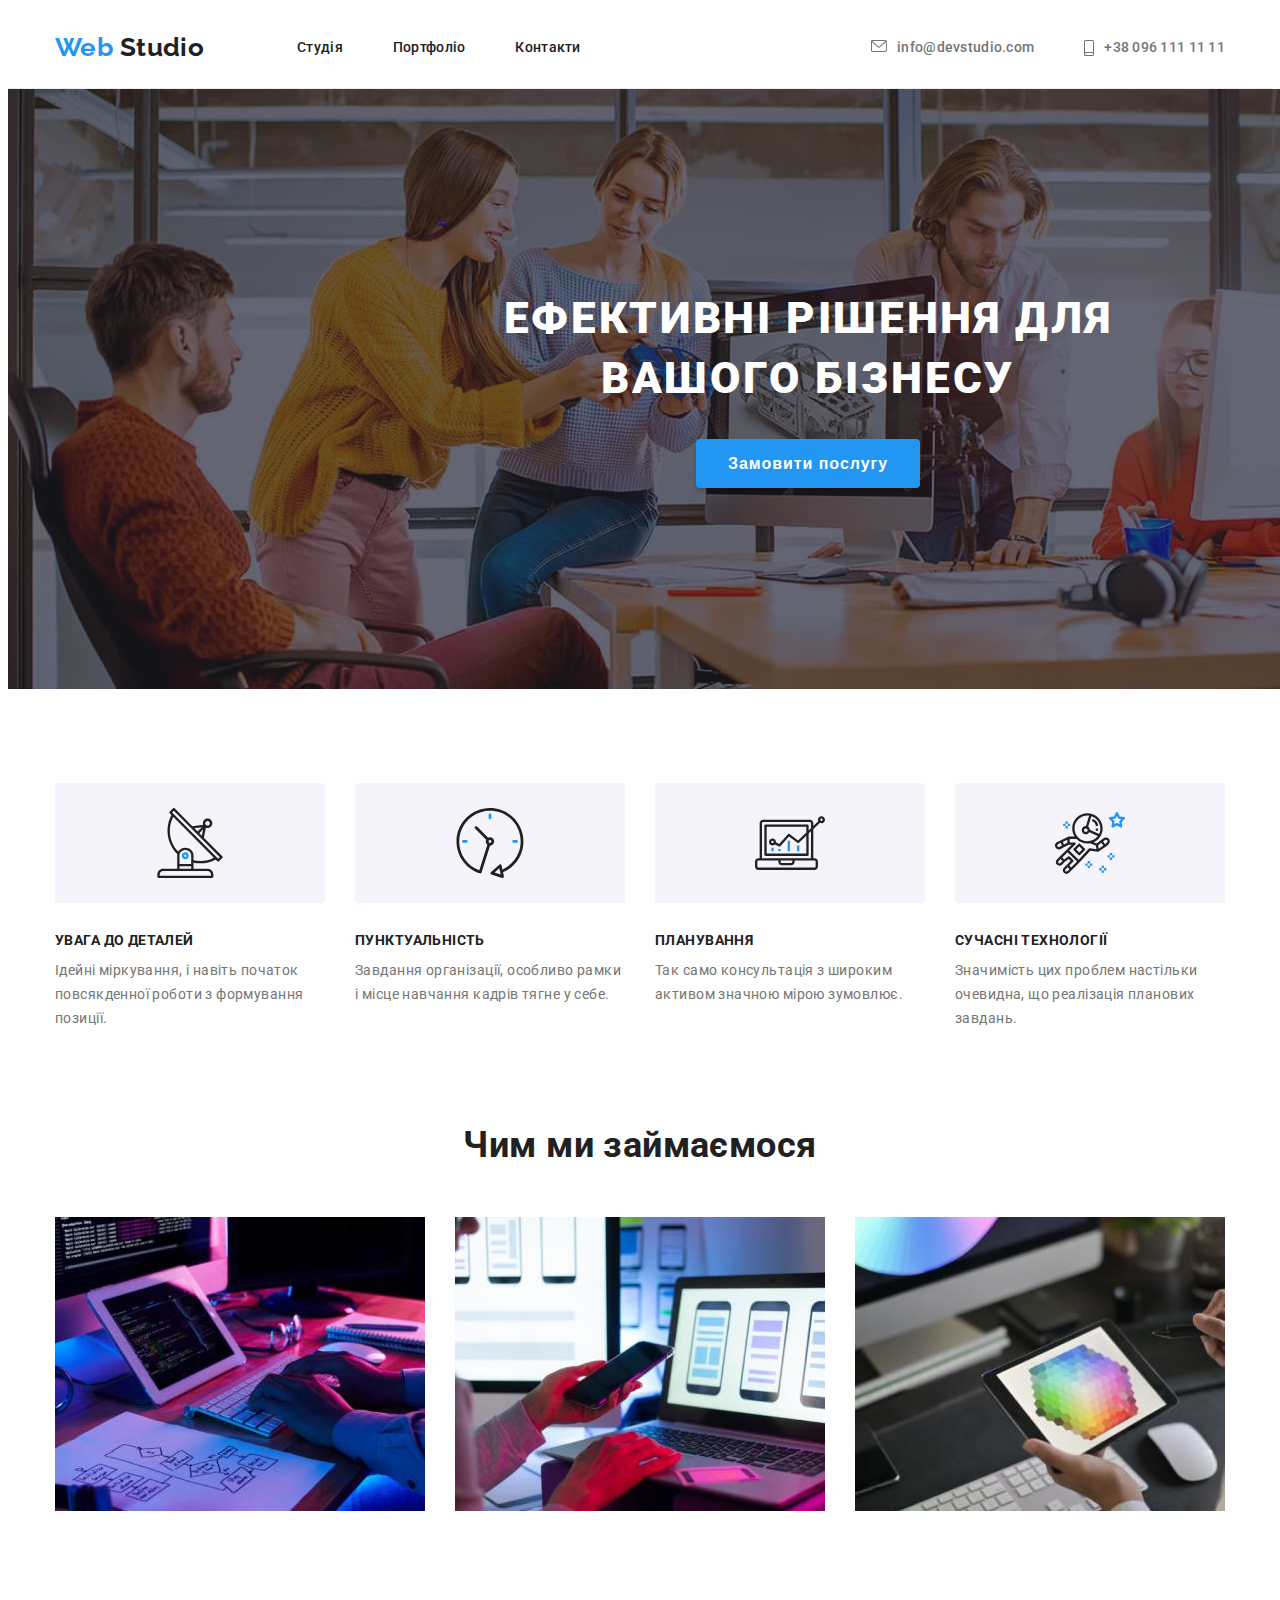
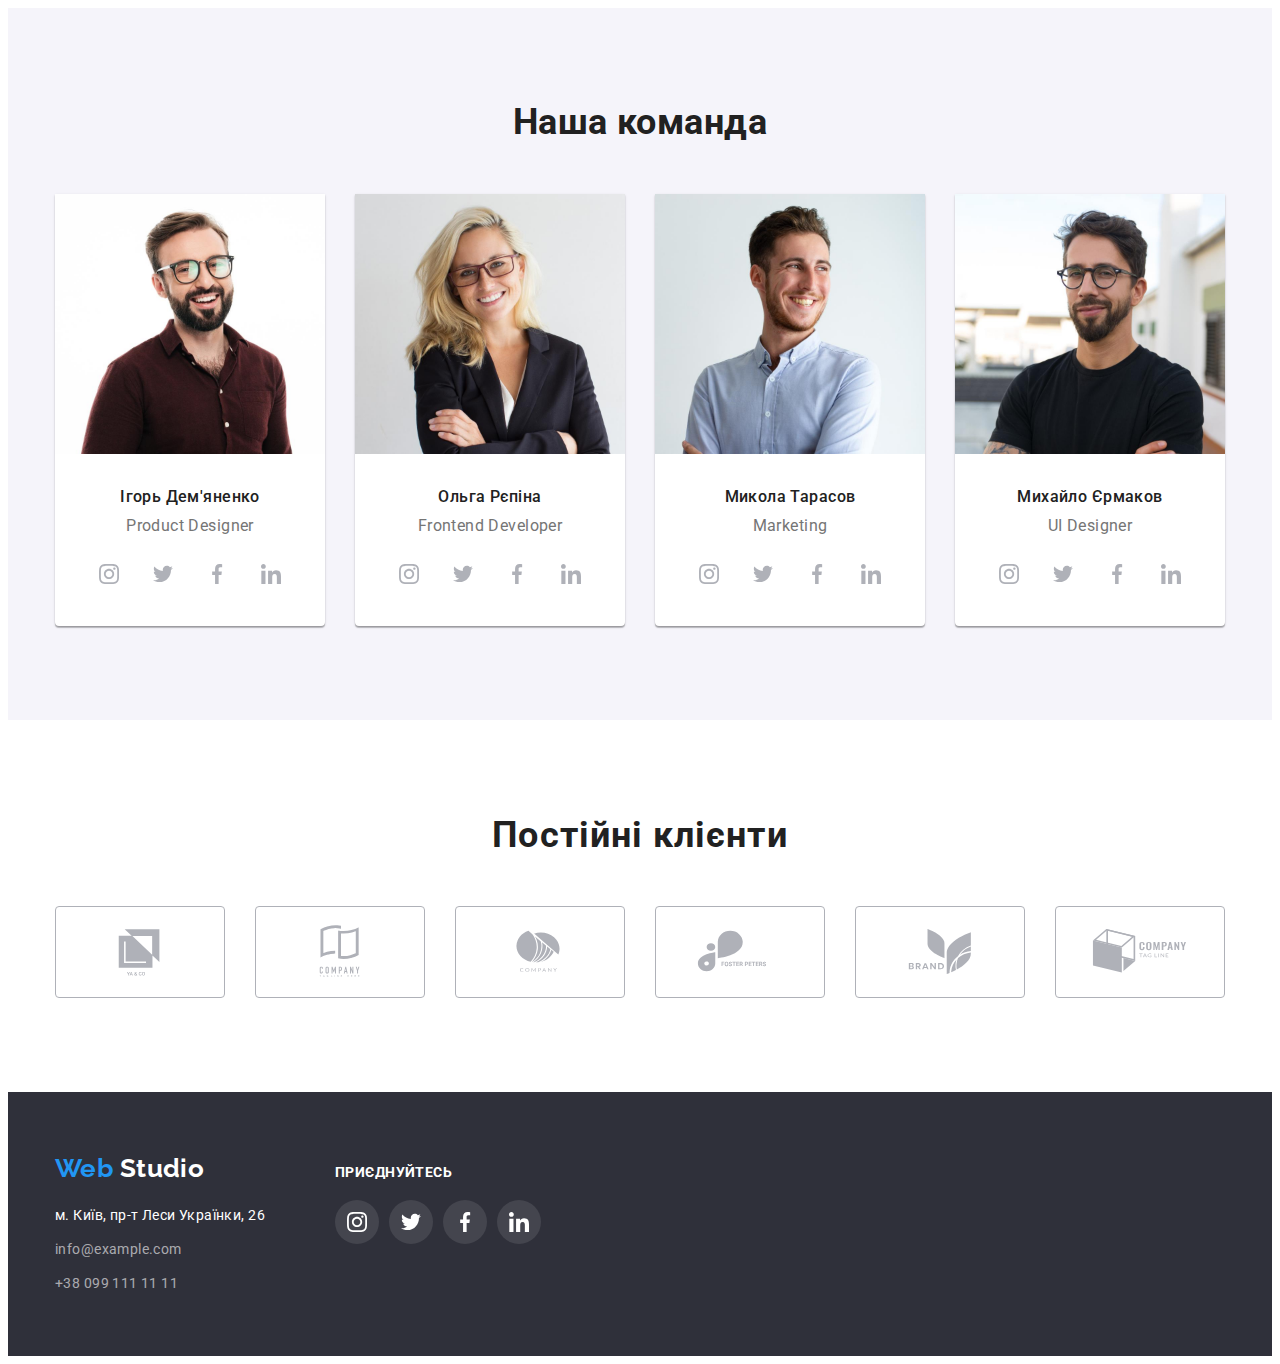
<file: index.html>
<!DOCTYPE html>
<html lang="uk">
  <head>
    <meta charset="UTF-8" />
    <meta http-equiv="X-UA-Compatible" content="IE=edge" />
    <meta name="viewport" content="width=device-width, initial-scale=1.0" />
    <title>WebStudio</title>
    <link rel="preconnect" href="https://fonts.googleapis.com" />
    <link rel="preconnect" href="https://fonts.gstatic.com" crossorigin />
    <link
      href="https://fonts.googleapis.com/css2?family=Raleway:wght@700&family=Roboto:wght@400;500;700;900&display=swap"
      rel="stylesheet"
    />
    <link
      rel="stylesheet"
      href="https://cdnjs.cloudflare.com/ajax/libs/modern-normalize/1.1.0/modern-normalize.min.css"
      integrity="sha512-wpPYUAdjBVSE4KJnH1VR1HeZfpl1ub8YT/NKx4PuQ5NmX2tKuGu6U/JRp5y+Y8XG2tV+wKQpNHVUX03MfMFn9Q=="
      crossorigin="anonymous"
      referrerpolicy="no-referrer"
    />
    <link rel="stylesheet" href="./styles/styles.css" />
  </head>
  <body>
    <header class="header">
      <div class="container container_nav">
        <nav class="header_nav">
          <a href="./index.html" class="header_logo link">
            <span class="header_logo_firstp">Web</span>
            Studio
          </a>
          <ul class="header_list list">
            <li class="header_item">
              <a href="./index.html" class="header_link link">Студія</a>
            </li>
            <li class="header_item">
              <a href="./portfolio.html" class="header_link link">Портфоліо</a>
            </li>
            <li class="header_item">
              <a href="#" class="header_link link">Контакти</a>
            </li>
          </ul>
        </nav>
        <ul class="header_contacts list">
          <li class="contacts_item">
            <a href="mailto:info@devstudio.com" class="contacts_link link">
              <svg class="contacts_icon envelope" width="10" height="16">
                <use href="./images/icons/symbol-defs.svg#icon-envelope"></use>
              </svg>
              info@devstudio.com</a
            >
          </li>
          <li class="contacts_item">
            <a href="tel:+380961111111" class="contacts_link link">
              <svg class="contacts_icon smartphone" width="16" height="12">
                <use href="./images/icons/symbol-defs.svg#icon-smartphone"></use>
              </svg>
              +38 096 111 11 11</a
            >
          </li>
        </ul>
      </div>
    </header>
    <main class="main">
      <section class="hero">
        <div class="container">
          <h1 class="hero_title">Ефективні рішення для вашого бізнесу</h1>
          <button type="button" class="hero_button">Замовити послугу</button>
        </div>
      </section>
      <section class="features section">
        <div class="container">
          <h2 class="hidden_title">Наші особливості</h2>
          <ul class="features_list list">
            <li class="features_item">
              <div class="features_icon_bloc">
                <svg class="features_icon" width="70" height="70">
                  <use href="./images/icons/symbol-defs.svg#icon-antenna"></use>
                </svg>
              </div>
              <h3 class="features_title icon_plate">Увага до деталей</h3>
              <p class="features_description">
                Ідейні міркування, і навіть початок повсякденної роботи з формування позиції.
              </p>
            </li>
            <li class="features_item">
              <div class="features_icon_bloc">
                <svg class="features_icon" width="70" height="70">
                  <use href="./images/icons/symbol-defs.svg#icon-clock"></use>
                </svg>
              </div>
              <h3 class="features_title icon_watch">Пунктуальність</h3>
              <p class="features_description">
                Завдання організації, особливо рамки і місце навчання кадрів тягне у себе.
              </p>
            </li>
            <li class="features_item">
              <div class="features_icon_bloc">
                <svg class="features_icon" width="70" height="70">
                  <use href="./images/icons/symbol-defs.svg#icon-diagram"></use>
                </svg>
              </div>
              <h3 class="features_title icon_laptop">Планування</h3>
              <p class="features_description">
                Так само консультація з широким активом значною мірою зумовлює.
              </p>
            </li>
            <li class="features_item">
              <div class="features_icon_bloc">
                <svg class="features_icon" width="70" height="70">
                  <use href="./images/icons/symbol-defs.svg#icon-astronaut"></use>
                </svg>
              </div>
              <h3 class="features_title icon_astronaut">Сучасні технології</h3>
              <p class="features_description">
                Значимість цих проблем настільки очевидна, що реалізація планових завдань.
              </p>
            </li>
          </ul>
        </div>
      </section>
      <section class="case section">
        <div class="container">
          <h2 class="case_title">Чим ми займаємося</h2>
          <ul class="case_list list">
            <li class="case_item">
              <img
                src="./images/workplace1.jpg"
                alt="Фронтенд розробка"
                class="case_img"
                width="370"
                height="294"
              />
            </li>
            <li class="case_item">
              <img
                src="./images/workplace2.jpg"
                alt="Розробка інтерфейса"
                class="case_img"
                width="370"
                height="294"
              />
            </li>
            <li class="case_item">
              <img
                src="./images/workplace3.jpg"
                alt="Палітра кольорів на планшеті"
                class="case_img"
                width="370"
                height="294"
              />
            </li>
          </ul>
        </div>
      </section>
      <section class="team section">
        <div class="container">
          <h2 class="team_first_title">Наша команда</h2>
          <ul class="team_list list">
            <li class="team_item">
              <img
                src="./images/igor_demianenko.jpg"
                alt="Ігорь Дем'яненко дизайнер продукта"
                class="team_photo"
                width="270"
                height="260"
              />
              <div class="team_text">
                <h3 class="team_title">Ігорь Дем'яненко</h3>
                <p class="team_position">Product Designer</p>
                <ul class="team_soc list">
                  <li class="team_soc_item">
                    <a href="#" class="team_soc_link">
                      <svg class="team_soc_icon" width="20" height="20">
                        <use href="./images/icons/symbol-defs.svg#icon-instagram"></use>
                      </svg>
                    </a>
                  </li>
                  <li class="team_soc_item">
                    <a href="#" class="team_soc_link">
                      <svg class="team_soc_icon" width="20" height="20">
                        <use href="./images/icons/symbol-defs.svg#icon-twitter"></use>
                      </svg>
                    </a>
                  </li>
                  <li class="team_soc_item">
                    <a href="#" class="team_soc_link">
                      <svg class="team_soc_icon" width="20" height="20">
                        <use href="./images/icons/symbol-defs.svg#icon-facebook"></use>
                      </svg>
                    </a>
                  </li>
                  <li class="team_soc_item">
                    <a href="#" class="team_soc_link">
                      <svg class="team_soc_icon" width="20" height="20">
                        <use href="./images/icons/symbol-defs.svg#icon-linkedin"></use>
                      </svg>
                    </a>
                  </li>
                </ul>
              </div>
            </li>
            <li class="team_item">
              <img
                src="./images/olga_repina.jpg"
                alt="Ольга Рєпіна фронтенд розробітник"
                class="team_photo"
                width="270"
                height="260"
              />
              <div class="team_text">
                <h3 class="team_title">Ольга Рєпіна</h3>
                <p class="team_position">Frontend Developer</p>
                <ul class="team_soc list">
                  <li class="team_soc_item">
                    <a href="#" class="team_soc_link">
                      <svg class="team_soc_icon" width="20" height="20">
                        <use href="./images/icons/symbol-defs.svg#icon-instagram"></use>
                      </svg>
                    </a>
                  </li>
                  <li class="team_soc_item">
                    <a href="#" class="team_soc_link">
                      <svg class="team_soc_icon" width="20" height="20">
                        <use href="./images/icons/symbol-defs.svg#icon-twitter"></use>
                      </svg>
                    </a>
                  </li>
                  <li class="team_soc_item">
                    <a href="#" class="team_soc_link">
                      <svg class="team_soc_icon" width="20" height="20">
                        <use href="./images/icons/symbol-defs.svg#icon-facebook"></use>
                      </svg>
                    </a>
                  </li>
                  <li class="team_soc_item">
                    <a href="#" class="team_soc_link">
                      <svg class="team_soc_icon" width="20" height="20">
                        <use href="./images/icons/symbol-defs.svg#icon-linkedin"></use>
                      </svg>
                    </a>
                  </li>
                </ul>
              </div>
            </li>
            <li class="team_item">
              <img
                src="./images/nikolay_tarasov.jpg"
                alt="Микола Тарасов маркетолог"
                class="team_photo"
                width="270"
                height="260"
              />
              <div class="team_text">
                <h3 class="team_title">Микола Тарасов</h3>
                <p class="team_position">Marketing</p>
                <ul class="team_soc list">
                  <li class="team_soc_item">
                    <a href="#" class="team_soc_link">
                      <svg class="team_soc_icon" width="20" height="20">
                        <use href="./images/icons/symbol-defs.svg#icon-instagram"></use>
                      </svg>
                    </a>
                  </li>
                  <li class="team_soc_item">
                    <a href="#" class="team_soc_link">
                      <svg class="team_soc_icon" width="20" height="20">
                        <use href="./images/icons/symbol-defs.svg#icon-twitter"></use>
                      </svg>
                    </a>
                  </li>
                  <li class="team_soc_item">
                    <a href="#" class="team_soc_link">
                      <svg class="team_soc_icon" width="20" height="20">
                        <use href="./images/icons/symbol-defs.svg#icon-facebook"></use>
                      </svg>
                    </a>
                  </li>
                  <li class="team_soc_item">
                    <a href="#" class="team_soc_link">
                      <svg class="team_soc_icon" width="20" height="20">
                        <use href="./images/icons/symbol-defs.svg#icon-linkedin"></use>
                      </svg>
                    </a>
                  </li>
                </ul>
              </div>
            </li>
            <li class="team_item">
              <img
                src="./images/mihail_ermakov.jpg"
                alt="Михайло Єрмаков дизайнер інтерфейса користувача"
                class="team_photo"
                width="270"
                height="260"
              />
              <div class="team_text">
                <h3 class="team_title">Михайло Єрмаков</h3>
                <p class="team_position">UI Designer</p>
                <ul class="team_soc list">
                  <li class="team_soc_item">
                    <a href="#" class="team_soc_link">
                      <svg class="team_soc_icon" width="20" height="20">
                        <use href="./images/icons/symbol-defs.svg#icon-instagram"></use>
                      </svg>
                    </a>
                  </li>
                  <li class="team_soc_item">
                    <a href="#" class="team_soc_link">
                      <svg class="team_soc_icon" width="20" height="20">
                        <use href="./images/icons/symbol-defs.svg#icon-twitter"></use>
                      </svg>
                    </a>
                  </li>
                  <li class="team_soc_item">
                    <a href="#" class="team_soc_link">
                      <svg class="team_soc_icon" width="20" height="20">
                        <use href="./images/icons/symbol-defs.svg#icon-facebook"></use>
                      </svg>
                    </a>
                  </li>
                  <li class="team_soc_item">
                    <a href="#" class="team_soc_link">
                      <svg class="team_soc_icon" width="20" height="20">
                        <use href="./images/icons/symbol-defs.svg#icon-linkedin"></use>
                      </svg>
                    </a>
                  </li>
                </ul>
              </div>
            </li>
          </ul>
        </div>
      </section>
      <section class="clients section">
        <div class="container">
          <h3 class="clients_title">Постійні клієнти</h3>
          <ul class="clients_list list">
            <li class="clients_item">
              <a href="#" class="clients_link link">
                <svg class="clients_icon" width="106" height="60">
                  <use href="./images/icons/symbol-defs.svg#icon-logo_1"></use>
                </svg>
              </a>
            </li>
            <li class="clients_item">
              <a href="#" class="clients_link link">
                <svg class="clients_icon" width="106" height="60">
                  <use href="./images/icons/symbol-defs.svg#icon-logo_2"></use>
                </svg>
              </a>
            </li>
            <li class="clients_item">
              <a href="#" class="clients_link link">
                <svg class="clients_icon" width="106" height="60">
                  <use href="./images/icons/symbol-defs.svg#icon-logo_3"></use>
                </svg>
              </a>
            </li>
            <li class="clients_item">
              <a href="#" class="clients_link link">
                <svg class="clients_icon" width="106" height="60">
                  <use href="./images/icons/symbol-defs.svg#icon-logo_4"></use>
                </svg>
              </a>
            </li>
            <li class="clients_item">
              <a href="#" class="clients_link link">
                <svg class="clients_icon" width="106" height="60">
                  <use href="./images/icons/symbol-defs.svg#icon-logo_5"></use>
                </svg>
              </a>
            </li>
            <li class="clients_item">
              <a href="#" class="clients_link link">
                <svg class="clients_icon" width="106" height="60">
                  <use href="./images/icons/symbol-defs.svg#icon-logo_6"></use>
                </svg>
              </a>
            </li>
          </ul>
        </div>
      </section>
    </main>
    <footer class="footer">
      <div class="container container_footer">
        <div class="address_section">
          <a href="./index.html" class="footer_logo link">
            <span class="footer_logo_firstp">Web</span>
            Studio
          </a>
          <address class="address">
            <ul class="address_list list">
              <li class="address_item">
                <a
                  href="https://goo.gl/maps/CPtrU1FHBa2aNyZL9"
                  target="_blank"
                  rel="noopener noreferrer nofollow"
                  class="address_map link"
                  >м. Київ, пр-т Леси Українки, 26</a
                >
              </li>
              <li class="address_item">
                <a href="mailto:info@example.com" class="address_link link">info@example.com</a>
              </li>
              <li class="address_item">
                <a href="tel:+380991111111" class="address_link link">+38 099 111 11 11</a>
              </li>
            </ul>
          </address>
        </div>
        <div class="address_soc_link">
          <h4 class="footer_title_soc">приєднуйтесь</h4>
          <ul class="footer_list_soc list">
            <li class="footer_item">
              <a href="#" class="footer_soc_link link">
                <svg class="footer_soc_icon" width="20" height="20">
                  <use href="./images/icons/symbol-defs.svg#icon-instagram"></use>
                </svg>
              </a>
            </li>
            <li class="footer_item">
              <a href="#" class="footer_soc_link link">
                <svg class="footer_soc_icon" width="20" height="20">
                  <use href="./images/icons/symbol-defs.svg#icon-twitter"></use>
                </svg>
              </a>
            </li>
            <li class="footer_item">
              <a href="#" class="footer_soc_link link">
                <svg class="footer_soc_icon" width="20" height="20">
                  <use href="./images/icons/symbol-defs.svg#icon-facebook"></use>
                </svg>
              </a>
            </li>
            <li class="footer_item">
              <a href="#" class="footer_soc_link link">
                <svg class="footer_soc_icon" width="20" height="20">
                  <use href="./images/icons/symbol-defs.svg#icon-linkedin"></use>
                </svg>
              </a>
            </li>
          </ul>
        </div>
      </div>
    </footer>
  </body>
</html>
</file>
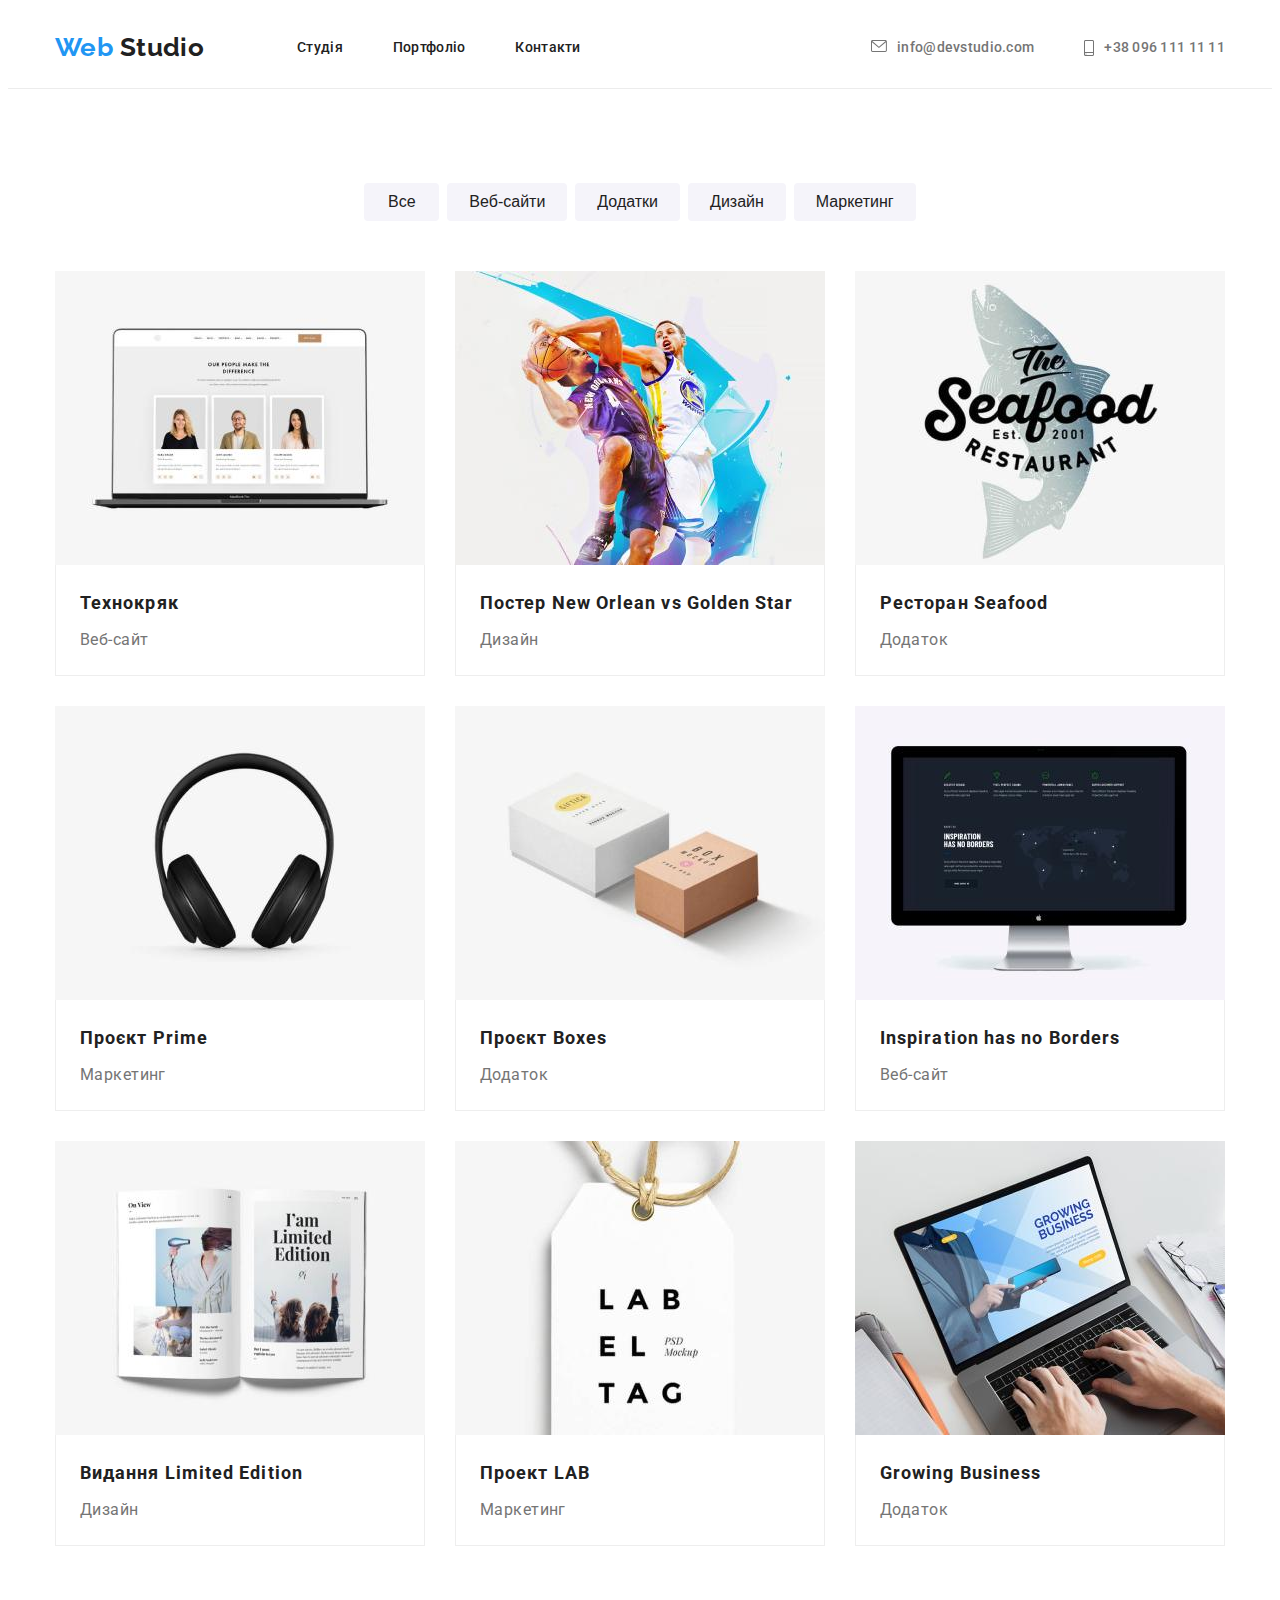
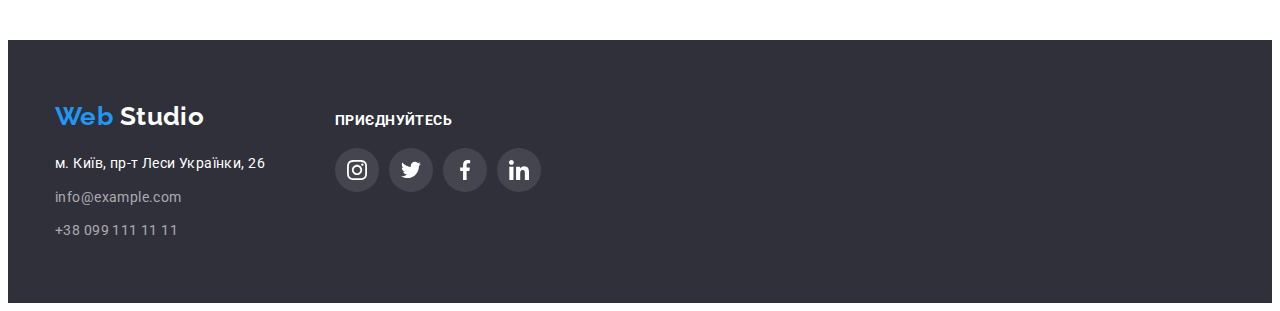
<file: portfolio.html>
<!DOCTYPE html>
<html lang="uk">
  <head>
    <meta charset="UTF-8" />
    <meta http-equiv="X-UA-Compatible" content="IE=edge" />
    <meta name="viewport" content="width=device-width, initial-scale=1.0" />
    <title>Portfolio</title>
    <link rel="preconnect" href="https://fonts.googleapis.com" />
    <link rel="preconnect" href="https://fonts.gstatic.com" crossorigin />
    <link
      href="https://fonts.googleapis.com/css2?family=Raleway:wght@700&family=Roboto:wght@400;500;700;900&display=swap"
      rel="stylesheet"
    />
    <link
      rel="stylesheet"
      href="https://cdnjs.cloudflare.com/ajax/libs/modern-normalize/1.1.0/modern-normalize.min.css"
      integrity="sha512-wpPYUAdjBVSE4KJnH1VR1HeZfpl1ub8YT/NKx4PuQ5NmX2tKuGu6U/JRp5y+Y8XG2tV+wKQpNHVUX03MfMFn9Q=="
      crossorigin="anonymous"
      referrerpolicy="no-referrer"
    />
    <link rel="stylesheet" href="./styles/styles.css" />
  </head>
  <body>
    <header class="header">
      <div class="container container_nav">
        <nav class="header_nav">
          <a href="./index.html" class="header_logo link">
            <span class="header_logo_firstp">Web</span>
            Studio
          </a>
          <ul class="header_list list">
            <li class="header_item">
              <a href="./index.html" class="header_link link">Студія</a>
            </li>
            <li class="header_item">
              <a href="./portfolio.html" class="header_link link">Портфоліо</a>
            </li>
            <li class="header_item">
              <a href="#" class="header_link link">Контакти</a>
            </li>
          </ul>
        </nav>
        <ul class="header_contacts list">
          <li class="contacts_item">
            <a href="mailto:info@devstudio.com" class="contacts_link link">
              <svg class="contacts_icon envelope" widht="10" height="16">
                <use href="./images/icons/symbol-defs.svg#icon-envelope"></use>
              </svg>
              info@devstudio.com</a
            >
          </li>
          <li class="contacts_item">
            <a href="tel:+380961111111" class="contacts_link link">
              <svg class="contacts_icon smartphone" widht="16" height="12">
                <use href="./images/icons/symbol-defs.svg#icon-smartphone"></use>
              </svg>
              +38 096 111 11 11</a
            >
          </li>
        </ul>
      </div>
    </header>
    <main>
      <section class="gallery section">
        <div class="container">
          <h1 class="hidden_title">Фільтр та галерея робіт(прихований заголовок)</h1>
          <ul class="filter_list list">
            <li class="filter_item">
              <button type="button" class="filter_button">Все</button>
            </li>
            <li class="filter_item">
              <button type="button" class="filter_button">Веб-сайти</button>
            </li>
            <li class="filter_item">
              <button type="button" class="filter_button">Додатки</button>
            </li>
            <li class="filter_item">
              <button type="button" class="filter_button">Дизайн</button>
            </li>
            <li class="filter_item">
              <button type="button" class="filter_button">Маркетинг</button>
            </li>
          </ul>
          <ul class="gallery_list list">
            <li class="gallery_item">
              <a href="#" target="_blank" class="gallery_link link">
                <img
                  src="./images/portfolio_img/techokriak.jpg"
                  alt="Відкрита сторінка сайту Технокряк на ноутбуці"
                  class="gallery_img"
                  width="370"
                  height="294"
                />
                <div class="gallery_text">
                  <h2 class="gallery_title">Технокряк</h2>
                  <p class="gallery_title_description">Веб-сайт</p>
                </div>
              </a>
            </li>
            <li class="gallery_item">
              <a href="#" target="_blank" class="gallery_link link">
                <img
                  src="./images/portfolio_img/poster.jpg"
                  alt="Баскетболісти команд Нового Орлеану та Золотої Зірки в бородьбі за м'яч"
                  class="gallery_img"
                  width="370"
                  height="294"
                />
                <div class="gallery_text">
                  <h2 class="gallery_title">Постер New Orlean vs Golden Star</h2>
                  <p class="gallery_title_description">Дизайн</p>
                </div>
              </a>
            </li>
            <li class="gallery_item">
              <a href="#" target="_blank" class="gallery_link link">
                <img
                  src="./images/portfolio_img/seefood.jpg"
                  alt="Назва ресторану з картинкою форелі на задньому плані"
                  class="gallery_img"
                  width="370"
                  height="294"
                />
                <div class="gallery_text">
                  <h2 class="gallery_title">Ресторан Seafood</h2>
                  <p class="gallery_title_description">Додаток</p>
                </div>
              </a>
            </li>
            <li class="gallery_item">
              <a href="#" target="_blank" class="gallery_link link">
                <img
                  src="./images/portfolio_img/prime.jpg"
                  alt="Студійні навушники чорного кольору"
                  class="gallery_img"
                  width="370"
                  height="294"
                />
                <div class="gallery_text">
                  <h2 class="gallery_title">Проєкт Prime</h2>
                  <p class="gallery_title_description">Маркетинг</p>
                </div>
              </a>
            </li>
            <li class="gallery_item">
              <a href="#" target="_blank" class="gallery_link link">
                <img
                  src="./images/portfolio_img/boxes.jpg"
                  alt="Біла та коричнева коробки лежать поряд"
                  class="gallery_img"
                  width="370"
                  height="294"
                />
                <div class="gallery_text">
                  <h2 class="gallery_title">Проєкт Boxes</h2>
                  <p class="gallery_title_description">Додаток</p>
                </div>
              </a>
            </li>
            <li class="gallery_item">
              <a href="#" target="_blank" class="gallery_link link">
                <img
                  src="./images/portfolio_img/no_borders.jpg"
                  alt="Монітор з написом, натхнення не має кордонів"
                  class="gallery_img"
                  width="370"
                  height="294"
                />
                <div class="gallery_text">
                  <h2 class="gallery_title">Inspiration has no Borders</h2>
                  <p class="gallery_title_description">Веб-сайт</p>
                </div>
              </a>
            </li>
            <li class="gallery_item">
              <a href="#" target="_blank" class="gallery_link link">
                <img
                  src="./images/portfolio_img/book.jpg"
                  alt="Розгорнута книга з заголовком, Я обмежене видання"
                  class="gallery_img"
                  width="370"
                  height="294"
                />
                <div class="gallery_text">
                  <h2 class="gallery_title">Видання Limited Edition</h2>
                  <p class="gallery_title_description">Дизайн</p>
                </div>
              </a>
            </li>
            <li class="gallery_item">
              <a href="#" target="_blank" class="gallery_link link">
                <img
                  src="./images/portfolio_img/lab_project.jpg"
                  alt="Біла бірка на крафтовій мотузочці"
                  class="gallery_img"
                  width="370"
                  height="294"
                />
                <div class="gallery_text">
                  <h2 class="gallery_title">Проект LAB</h2>
                  <p class="gallery_title_description">Маркетинг</p>
                </div>
              </a>
            </li>
            <li class="gallery_item">
              <a href="#" target="_blank" class="gallery_link link">
                <img
                  src="./images/portfolio_img/groing_business.jpg"
                  alt="Відкритий ноутбук з написом, Зростаючий бізнес"
                  class="gallery_img"
                  width="370"
                  height="294"
                />
                <div class="gallery_text">
                  <h2 class="gallery_title">Growing Business</h2>
                  <p class="gallery_title_description">Додаток</p>
                </div>
              </a>
            </li>
          </ul>
        </div>
      </section>
    </main>
    <footer class="footer">
      <div class="container container_footer">
        <div class="address_section">
          <a href="./index.html" class="footer_logo link">
            <span class="footer_logo_firstp">Web</span>
            Studio
          </a>
          <address class="address">
            <ul class="address_list list">
              <li class="address_item">
                <a
                  href="https://goo.gl/maps/CPtrU1FHBa2aNyZL9"
                  target="_blank"
                  rel="noopener noreferrer nofollow"
                  class="address_map link"
                  >м. Київ, пр-т Леси Українки, 26</a
                >
              </li>
              <li class="address_item">
                <a href="mailto:info@example.com" class="address_link link">info@example.com</a>
              </li>
              <li class="address_item">
                <a href="tel:+380991111111" class="address_link link">+38 099 111 11 11</a>
              </li>
            </ul>
          </address>
        </div>
        <section class="address_soc_link">
          <h4 class="footer_title_soc">приєднуйтесь</h4>
          <ul class="footer_list_soc list">
            <li class="footer_item">
              <a href="#" class="footer_soc_link link">
                <svg class="footer_soc_icon" width="20" height="20">
                  <use href="./images/icons/symbol-defs.svg#icon-instagram"></use>
                </svg>
              </a>
            </li>
            <li class="footer_item">
              <a href="#" class="footer_soc_link link">
                <svg class="footer_soc_icon" width="20" height="20">
                  <use href="./images/icons/symbol-defs.svg#icon-twitter"></use>
                </svg>
              </a>
            </li>
            <li class="footer_item">
              <a href="#" class="footer_soc_link link">
                <svg class="footer_soc_icon" width="20" height="20">
                  <use href="./images/icons/symbol-defs.svg#icon-facebook"></use>
                </svg>
              </a>
            </li>
            <li class="footer_item">
              <a href="#" class="footer_soc_link link">
                <svg class="footer_soc_icon" width="20" height="20">
                  <use href="./images/icons/symbol-defs.svg#icon-linkedin"></use>
                </svg>
              </a>
            </li>
          </ul>
        </section>
      </div>
    </footer>
  </body>
</html>
</file>
<file: styles/styles.css>
/* Основні кольори - 
Основний фон #FFFFFF
Фон #2F303A
Фон секцій/кнопок - другорядний  #F5F4FA
Акцент #2196F3
Другорядний фон #757575
Текст білий #FFFFFF;
Текст чорний #212121
Текст сірий #212121
Текст адреси rgba(255, 255, 255, 0.6); */
/* font-family: 'Raleway',
sans-serif;
font-family: 'Roboto',
sans-serif; */
html {
    box-sizing: border-box;
}
*, *::after, *::before {
    box-sizing: border-box;
}
h1, h2, h3, h4, ul, p {
    margin-bottom: 0;
    margin-top: 0;
    padding: 0;
}
/* перемінні для основних кольорів */
:root {
    --primary-background-color: #FFFFFF;
    --second-primary-background: #2F303A;
    --background-section-color: #F5F4FA;
    --background-color: #757575;
    --accent-color: #2196F3;
    --primary-text-white: #FFFFFF;
    --primary-text-black: #212121;
    --second-text-gray: #757575;
    --second-text-gray-alfa-chenel: rgba(255, 255, 255, 0.6);
    --border-color: #EEEEEE;
    --border-bottom-color-header: #ECECEC;
    --background-button-hover: #188CE8;
    --features-title-background-before: #F5F4FA;
    --clients-link-color: #AFB1B8;
    --team-link-color: #AFB1B8;
    --background-soc-link-footer: rgba(255, 255, 255, 0.1);
}
/* container - ширина контенту відповідає макету 1200рх + треба врахувати гаттери 30рх (по 15 з кожного боку), в данному випадку треба відняти від зазначеного розміру */
.container {
    width: 1200px;
    padding: 0 15px;
    margin-left: auto;
    margin-right: auto;
}
.section {
    padding: 94px 0;
}
/* В body вносим найросповсюджені властивасті, змінюємо лише ті , які відрізняються від більшості */
body {
    font-size: 14px;
    font-family: 'Roboto',
    sans-serif;
    line-height: 1.14;
    letter-spacing: 0.03em;
    color: var(--second-text-gray);

    background-color: var(--primary-background-color);   
}
/*  Прибираємо маркування у списків */
.link {
    text-decoration: none;
}
/* Прибираємо підкреслення у посилань */
.list {
    list-style-type: none;
}
/* Шапка сайту */
/* Приховані заголовки */
.hidden_title {
    position: absolute;
    white-space: nowrap;
    width: 1px;
    height: 1px;
    overflow: hidden;
    border: 0;
    padding: 0;
    clip: rect(0 0 0 0);
    clip-path: inset(50%);
    margin: -1px;
}

/* Хедер для сторінок Студія та Прортфоліо */
/* Шапка */
.container_nav {
    display: flex;
    align-items: center;
}
.header_list {
    display: flex;
}
.header_list .header_item:last-child {
    margin-right: 0;
}
.header_item {
    margin-right: 50px;
}
.header_nav {
    display: flex;
    align-items: center;
}
/* Блок навігації */
/* Лого */
.header {
    border-bottom: 1px solid var(--border-bottom-color-header);
    width: 100%;
}
.header_logo {
    font-family:'Raleway',
        sans-serif;
    font-weight: 700;
    font-size: 26px;
    line-height: 1.19;
    color: var(--primary-text-black);

    display: block;
    padding-top: 24px;
    padding-bottom: 25px;
    margin-right: 93px;
}
.header_logo_firstp {
    color: var(--accent-color);
}
/* Список навігації */
.header_link {
    font-weight: 500;
    line-height: 1.14;
    letter-spacing: 0.02em;
    color: var(--primary-text-black);

    display: block;
    padding-top: 32px;
    padding-bottom: 32px;
}
.header_link:hover, .header_link:focus {
    color: var(--accent-color);
}
/* Контакти в шапці */
.header_contacts {
    display: flex;
    margin-left: auto;
}
.contacts_item {
    margin-right: 50px;
}
.header_contacts .contacts_item:last-child {
    margin-right: 0;
}
.contacts_link {
    font-weight: 500;
    line-height: 1.14;
    letter-spacing: 0.02em;
    color: var(--second-text-gray);

    display: flex;
    padding-top: 32px;
    padding-bottom: 32px;
    fill: currentColor;
}
.contacts_link:hover, .contacts_link:focus {
    color: var(--accent-color);
}
/* Іконки для контактів в навігаційному блоці */
.contacts_icon {
    display: flex;
    margin-right: 10px;
}
.smartphone {
    width: 10px;
    height: 16px;
}
.envelope {
    width: 16px;
    height: 12px;
}

/* ___СТУДІЯ____ */
/* Блок герой */
.hero {
    background-color: var(--second-primary-background);
    width: 1600px;
    min-height: 600px;
    padding-top: 200px;

    margin-left: auto;
    margin-right: auto;
    
    background-image: 
    linear-gradient(rgba(47, 48, 58, 0.4), rgba(47, 48, 58, 0.4)), 
    url('../images/img_team_header.jpg')
}
.hero_title {
    font-weight: 900;
    font-size: 44px;
    line-height: 1.36;
    text-align: center;
    letter-spacing: 0.06em;
    text-transform: uppercase;
    color: var(--primary-background-color);
    width: 700px;

    margin-bottom: 30px;

    margin-left: auto;
    margin-right: auto;
}
.hero_button {
    min-width: 215px;
    border-radius: 4px;
    border: transparent;
    padding: 10px 32px;
    box-shadow: 0px 4px 4px rgba(0, 0, 0, 0.15);
    margin-left: auto;
    margin-right: auto;

    font-weight: 700;
    font-size: 16px;
    line-height: 1.84;
    display: flex;
    align-items: center;
    text-align: center;
    letter-spacing: 0.06em;
    color: var(--primary-text-white);

    background-color: var(--accent-color);
    cursor: pointer;
}
.hero_button:hover, .hero_button:focus {
    background: var(--background-button-hover);
    box-shadow: 0px 4px 4px rgba(0, 0, 0, 0.15);
    border-radius: 4px;
}

/* Блок - Наші особливості */
.features_list {
    display: flex;
    flex-wrap: wrap;
}
.features_item {
    display:block;
    width: 270px;
    margin-right: 30px;
}
.features_list .features_item:nth-child(4n) {
    margin-right: 0;
}
.features_icon_bloc {
    display: flex;
    height:120px;
    background: var(--features-title-background-before);
    border-radius: 4px;
    align-items: center;
    justify-content: space-around;

    margin-bottom: 30px;
}

.features_title {
    font-weight: 700;
    font-size: 14px;
    line-height: 1.14;
    letter-spacing: 0.03em;
    text-transform: uppercase;
    color: var(--primary-text-black);

    margin-bottom: 10px;
}
.features_description {
    line-height: 1.71;
}
/* Блок справ */
/* Поєднані стилі для двух заголовків блоків case & team  */
.case {
    padding-top: 0;
}
.case_list {
    display: flex;
    flex-wrap: wrap;
}
.case_item {
    margin-right: 30px;
}
.case_list .case_item:nth-child(3n) {
    margin-right: 0;
}
.case_title, .team_first_title {
    font-weight: 700;
    font-size: 36px;
    line-height: 1.16;
    text-align: center;
    color: var(--primary-text-black);
}
.case_title {
    margin-bottom: 50px;
}
/* Блок - наша команда */
.team_list {
    display: flex;
    flex-wrap: wrap;
}
.team_first_title {
    margin-bottom: 50px;
}
.team {
    background-color: var(--background-section-color);
} 
.team_item {
    background-color: var(--primary-background-color);

    margin-right: 30px;
    width: 270px;

    box-shadow: 0px 1px 3px rgba(0, 0, 0, 0.12), 0px 1px 1px rgba(0, 0, 0, 0.14), 0px 2px 1px rgba(0, 0, 0, 0.2);
        border-radius: 0px 0px 4px 4px;
}
.team_list .team_item:nth-child(4n) {
    margin-right: 0;
}
.team_text {
    padding: 30px 32px 30px 32px;
}
.team_title {
    font-weight: 500;
    font-size: 16px;
    line-height: 1.18;
    text-align: center;
    color: var(--primary-text-black);

    margin-bottom: 10px;
}
.team_position {
    font-size: 16px;
    line-height: 1.18;
    text-align: center;
    margin-bottom: 16px;
}
/* Іконки для соц мереж команди */
.team_soc {
    display: flex;
    justify-content: center;
    gap: 10px;
}

.team_soc_link {
    display: flex;
    width: 44px;
    height: 44px;
    border-radius: 50%;
    align-items: center;
    justify-content: center;
    color: var(--team-link-color);
    fill: currentColor;
}
.team_soc_link:hover, .team_soc_link:focus{
    background-color: var(--accent-color);
    color: var(--primary-text-white);
}
/* Дя того щоб змінити колір іконки при наведенні, треба вказити ховер на посилання і замінити колір іконки. Також можна наслідувати колір батька через fill-currentColor (колір посилання без ховеру) і змінити колір фону та іконки через клас посилання(не прописувати код окремо) */
.team_soc_link:hover .team_soc_icon,
.team_soc_link:focus .team_soc_icon {
    fill: var(--primary-background-color);
}



/* Секція кліентів */
.clients_title {
    font-family: 'Roboto';
    font-style: normal;
    font-weight: 700;
    font-size: 36px;
    line-height: 42px;
    text-align: center;
    letter-spacing: 0.03em;

    color: #212121;

    margin-bottom: 50px;
}
.clients_list {
    display: flex;
    margin-left: -15px;
    margin-right: -15px;
}
.clients_link {
    display: flex;
    width: 170px;
    height: 92px;

    margin-left: 15px;
    margin-right: 15px;

    border: 1px solid var(--clients-link-color);
    border-radius: 4px;

    align-items: center;
    justify-content: space-around;

    color: var(--team-link-color);
    fill: currentColor;

}
.clients_link:hover, .clients_link:focus {
    border: 1px solid var(--accent-color);
    color: var(--accent-color);
}
/* Футер для сторінок Студія та Прортфоліо */
/* footer - Підвал веб-сайту */
.footer {
    background-color: var(--second-primary-background);
    padding: 60px 0;
}
.container_footer {
    display: flex;
    align-items: baseline;
}
.address_section {
    margin-right: 70px;
}
/* Лого */
.footer_logo {
    font-family:'Raleway',
        sans-serif;
    font-weight: 700;
    font-size: 26px;
    line-height: 1.19;
    color: var(--primary-text-white);

    display: inline-block;
    margin-bottom: 20px;
}
.footer_logo_firstp {
    color: var(--accent-color);
}
/* Адреса */

.address_map {
    font-style: normal;
    line-height: 1.71;
    color: var(--primary-text-white);
}
.address_link {
    font-style: normal;
    line-height: 1.71;
    color: var(--second-text-gray-alfa-chenel);
}
.address_item {
    margin-bottom: 10px;
}
.address_list .address_item:last-child {
    margin-bottom: 0;
}

.address_map:hover, .address_map:focus, .address_link:hover, .address_link:focus {
    color: var(--accent-color);
}

/* footer частина з посиланнями на соц мережі */
.address_soc_link {
    padding-top: 12px;
}
.footer_title_soc {
    font-family: 'Roboto';
    font-style: normal;
    font-weight: 700;
    font-size: 14px;
    line-height: 16px;
    letter-spacing: 0.03em;
    text-transform: uppercase;
    
    color: var(--primary-text-white);

    margin-bottom: 20px;
}
.footer_list_soc {
    display: flex;
    min-width: 206px;
    min-height: 44px;
    gap: 10px;
}
.footer_soc_link {
    display: flex;
    width: 44px;
    height: 44px;
    background: var(--background-soc-link-footer);
    border-radius: 50%;
    align-items: center;
    justify-content: space-around;

    color: var(--primary-background-color);
    fill: currentColor;
}

.footer_soc_link:hover, .footer_soc_link:focus {
    background-color: var(--accent-color);
}

/* ____ПОРТФОЛІО____ */
/* Блок фільтер */
.filter_list {
    margin-bottom: 50px;
    display: flex;
    justify-content: center;
}
.filter_item {
    margin-right: 8px;
}
.filter_list .filter_item:last-child {
    margin-right: 0;
}
.filter_button {
    font-weight: 500;
    font-size: 16px;
    line-height: 1.62;
    text-align: center;
    color: var(--primary-text-black);
    background-color: var(--background-section-color);

    border-radius: 4px;
    border: var(--accent-color);
    padding: 6px 22px;
    min-width: 75px;
}
.filter_button:hover, .filter_button:focus, .filter_button:active {
    box-shadow: 0px 3px 1px rgba(0, 0, 0, 0.1), 0px 1px 2px rgba(0, 0, 0, 0.08), 0px 2px 2px rgba(0, 0, 0, 0.12);
    color: var(--primary-text-white);
    background-color: var(--accent-color);
    cursor: pointer;
}
/* Блок галереї */
.gallery_list {
    display: flex;
    flex-wrap: wrap;

    margin-right: -30px;
    margin-bottom: -30px;
}
.gallery_link {
    display: block;
}
.gallery_link:hover, .gallery_link:focus {
    box-shadow: 0px 1px 1px rgba(0, 0, 0, 0.12), 0px 4px 4px rgba(0, 0, 0, 0.06), 1px 4px 6px rgba(0, 0, 0, 0.16);
}
.gallery_item {
    width: 370px;
    margin-right: 30px;
    margin-bottom: 30px;
}
.gallery_img {
    display: block;
    max-width: 100%;
    height: auto;
}
.gallery_text {
    display: block;
    border: 1px solid var(--border-color);
    border-top: 0;
    padding: 20px 24px;

}
.gallery_title {
    font-weight: 700;
    font-size: 18px;
    line-height: 2;
    letter-spacing: 0.06em;
    color: var(--primary-text-black);
    margin-bottom: 4px;
}
.gallery_title_description {
    font-size: 16px;
    line-height: 1.87;
    color: var(--second-text-gray);
}
</file>
